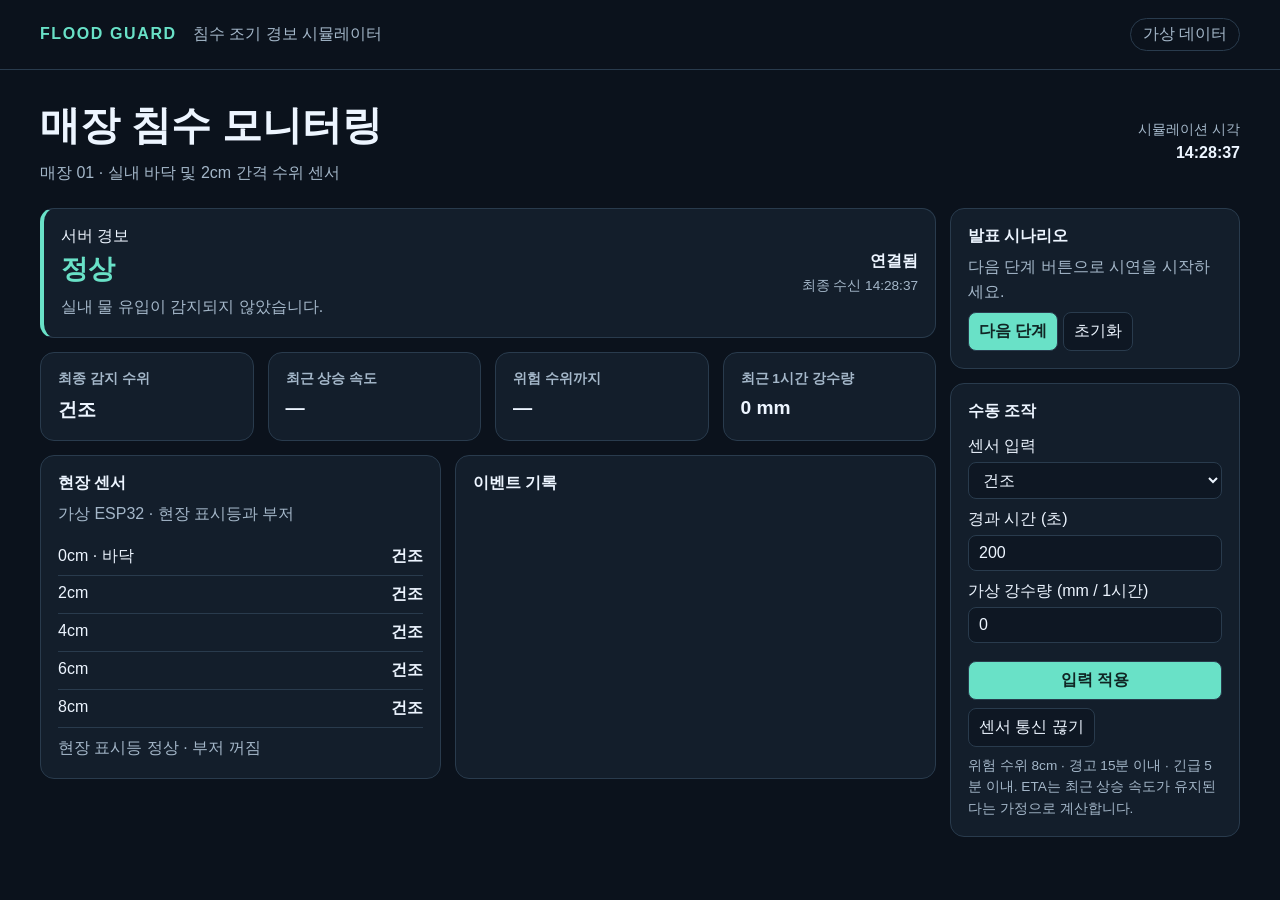
<file: simulator/index.html>
<!doctype html>
<html lang="ko">
<head>
  <meta charset="utf-8">
  <meta name="viewport" content="width=device-width, initial-scale=1">
  <title>FLOOD GUARD · 침수 시뮬레이터</title>
  <link rel="stylesheet" href="style.css">
  <script defer src="simulation.js"></script>
</head>
<body>
  <header>
    <div><strong>FLOOD GUARD</strong><span>침수 조기 경보 시뮬레이터</span></div>
    <span class="badge">가상 데이터</span>
  </header>
  <main>
    <div class="intro">
      <div><h1>매장 침수 모니터링</h1><p>매장 01 · 실내 바닥 및 2cm 간격 수위 센서</p></div>
      <div class="clock"><span>시뮬레이션 시각</span><strong id="clock"></strong></div>
    </div>
    <div class="layout">
      <div class="stack">
        <section class="alert" id="alert" aria-live="polite">
          <div><span>서버 경보</span><h2 id="stage"></h2><p id="reason"></p></div>
          <div class="connection"><strong id="link"></strong><span id="last"></span></div>
        </section>
        <div class="metrics">
          <section><h2>최종 감지 수위</h2><strong id="level"></strong></section>
          <section><h2>최근 상승 속도</h2><strong id="rate"></strong></section>
          <section><h2>위험 수위까지</h2><strong id="eta"></strong></section>
          <section><h2>최근 1시간 강수량</h2><strong id="rain"></strong></section>
        </div>
        <div class="details">
          <section>
            <h2>현장 센서</h2>
            <p>가상 ESP32 · 현장 표시등과 부저</p>
            <ul id="sensors" class="sensors"></ul>
            <p id="buzzer" class="buzzer" aria-live="polite"></p>
          </section>
          <section>
            <h2>이벤트 기록</h2>
            <ol id="history" class="history" aria-label="최근 이벤트"></ol>
          </section>
        </div>
      </div>
      <aside class="stack">
        <section>
          <h2>발표 시나리오</h2>
          <p id="scenario">다음 단계 버튼으로 시연을 시작하세요.</p>
          <button type="button" id="next" class="primary">다음 단계</button>
          <button type="button" id="reset">초기화</button>
        </section>
        <section>
          <h2>수동 조작</h2>
          <form id="controls">
            <label>센서 입력
              <select name="level">
                <option value="-1">건조</option>
                <option value="0">0cm · 바닥 감지</option>
                <option value="2">2cm</option>
                <option value="4">4cm</option>
                <option value="6">6cm</option>
                <option value="8">8cm</option>
              </select>
            </label>
            <label>경과 시간 (초)<input name="elapsed" type="number" min="1" max="3600" value="200" required></label>
            <label>가상 강수량 (mm / 1시간)<input name="rain" type="number" min="0" max="300" step="0.1" value="0" required></label>
            <button class="primary">입력 적용</button>
          </form>
          <button type="button" id="toggle">센서 통신 끊기</button>
          <p class="note">위험 수위 8cm · 경고 15분 이내 · 긴급 5분 이내. ETA는 최근 상승 속도가 유지된다는 가정으로 계산합니다.</p>
        </section>
      </aside>
    </div>
  </main>
</body>
</html>
</file>
<file: simulator/style.css>
:root {
  color-scheme: dark;
  font-family: "Segoe UI", "맑은 고딕", sans-serif;
  background: #0b121c;
  color: #edf5ff;
  --panel: #131e2b;
  --border: #293b4d;
  --muted: #a4b7c9;
  --accent: #69e1c7;
}
* { box-sizing: border-box; }
body { margin: 0; }
header {
  display: flex;
  align-items: center;
  justify-content: space-between;
  gap: 16px;
  padding: 18px max(20px, calc((100% - 1200px) / 2));
  border-bottom: 1px solid var(--border);
}
header strong { color: var(--accent); letter-spacing: .1em; margin-right: 16px; }
header span, p, .clock span, .connection span { color: var(--muted); }
.badge { border: 1px solid var(--border); border-radius: 20px; padding: 5px 12px; white-space: nowrap; }
main { max-width: 1240px; padding: 28px 20px; margin: auto; }
.intro, .alert { display: flex; justify-content: space-between; align-items: center; gap: 16px; }
.intro { margin-bottom: 22px; }
h1 { margin: 0; font-size: clamp(1.6rem, 4vw, 2.5rem); }
h2 { margin: 0; font-size: 1rem; }
p { margin: 8px 0 0; line-height: 1.55; }
.clock, .connection { display: grid; gap: 5px; text-align: right; }
.clock strong, time { font-variant-numeric: tabular-nums; white-space: nowrap; }
.layout, .metrics, .details, .stack { display: grid; gap: 14px; align-content: start; }
.layout { grid-template-columns: minmax(0, 1fr) 290px; }
.metrics { grid-template-columns: repeat(4, minmax(0, 1fr)); }
.details { grid-template-columns: 1fr 1.2fr; }
section { padding: 17px; background: var(--panel); border: 1px solid var(--border); border-radius: 14px; }
.alert { border-left: 4px solid var(--signal, var(--accent)); }
.alert h2 { color: var(--signal, var(--accent)); margin-top: 4px; font-size: 1.7rem; }
.alert[data-stage="interest"] { --signal: #82c7ff; }
.alert[data-stage="warning"] { --signal: #ffcc78; }
.alert[data-stage="emergency"] { --signal: #ff8798; }
.alert[data-stage="offline"] { --signal: #c4b5fd; }
.metrics h2, .connection span, .clock span { font-size: .85rem; color: var(--muted); }
.metrics strong { display: block; margin-top: 9px; font-size: 1.2rem; }
.sensors, .history { list-style: none; padding: 0; margin: 12px 0 0; }
.sensors li, .history li { display: flex; gap: 10px; padding: 8px 0; border-bottom: 1px solid var(--border); }
.sensors li { justify-content: space-between; }
.sensors .wet, .buzzer.active { color: var(--accent); }
time { color: var(--muted); font-size: .85rem; }
.history { max-height: 230px; overflow: auto; }
form { display: grid; gap: 10px; margin-top: 14px; }
label { display: grid; gap: 5px; }
input, select, button { font: inherit; color: inherit; border: 1px solid var(--border); border-radius: 8px; padding: 8px 10px; }
input, select, button { background: #0e1723; }
button { cursor: pointer; margin-top: 8px; }
button:hover:not(:disabled) { border-color: var(--accent); }
button:disabled { opacity: .55; cursor: default; }
.primary { background: var(--accent); color: #102524; font-weight: 700; }
.note { font-size: .85rem; }
@media (max-width: 840px) { .layout { grid-template-columns: 1fr; } }
@media (max-width: 540px) {
  header div { display: grid; gap: 4px; }
  .metrics { grid-template-columns: 1fr 1fr; }
  .details { grid-template-columns: 1fr; }
}
</file>
